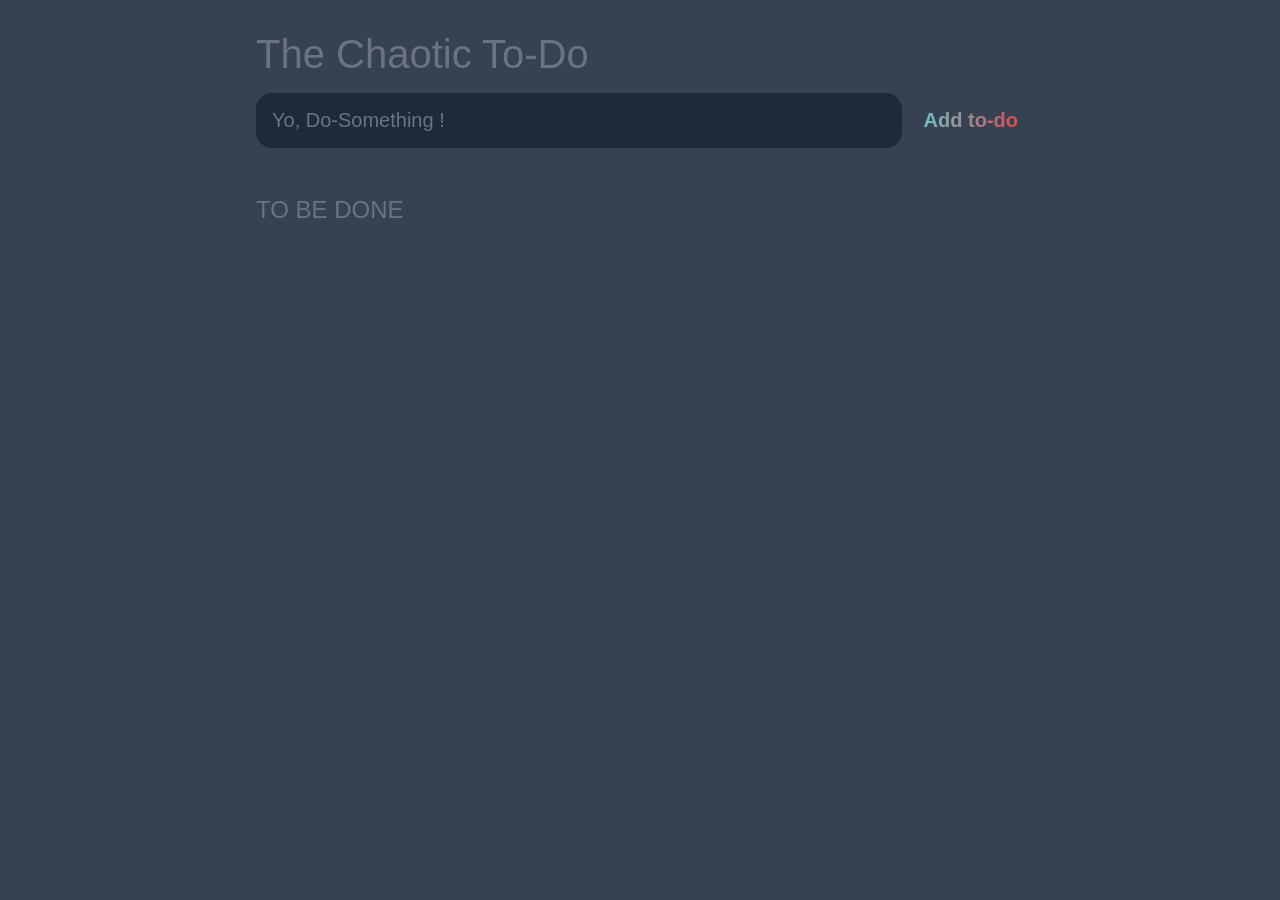
<file: index.html>
<!DOCTYPE html>
<html lang="en">
<head>
	<meta charset="UTF-8">
	<meta http-equiv="X-UA-Compatible" content="IE=edge">
	<meta name="viewport" content="width=device-width, initial-scale=1.0">
	<title>Do-Something</title>

	<link rel="stylesheet" href="main.css" />
</head>
<body>

	<header>
		<h1>The Chaotic To-Do</h1>
		<form id="new-task-form">
			<input
				type="text"
				name="new-task-input"
				id="new-task-input"
				placeholder="Yo, Do-Something !" />
			<input
				type="submit"
				id="new-task-submit"
				value="Add to-do" />
		</form>
	</header>
	<main>
		<section class="task-list">
			<h2>TO BE DONE</h2>

			<div id="tasks">

				<!-- <div class="task">
					<div class="content">
						<input
							type="text"
							class="text"
							value="A new task"
							readonly>
					</div>
					<div class="actions">
						<button class="edit">Edit</button>
						<button class="delete">Delete</button>
					</div>
				</div> -->

			</div>
		</section>
	</main>

	<script src="main.js"></script>
</body>
</html>
</file>
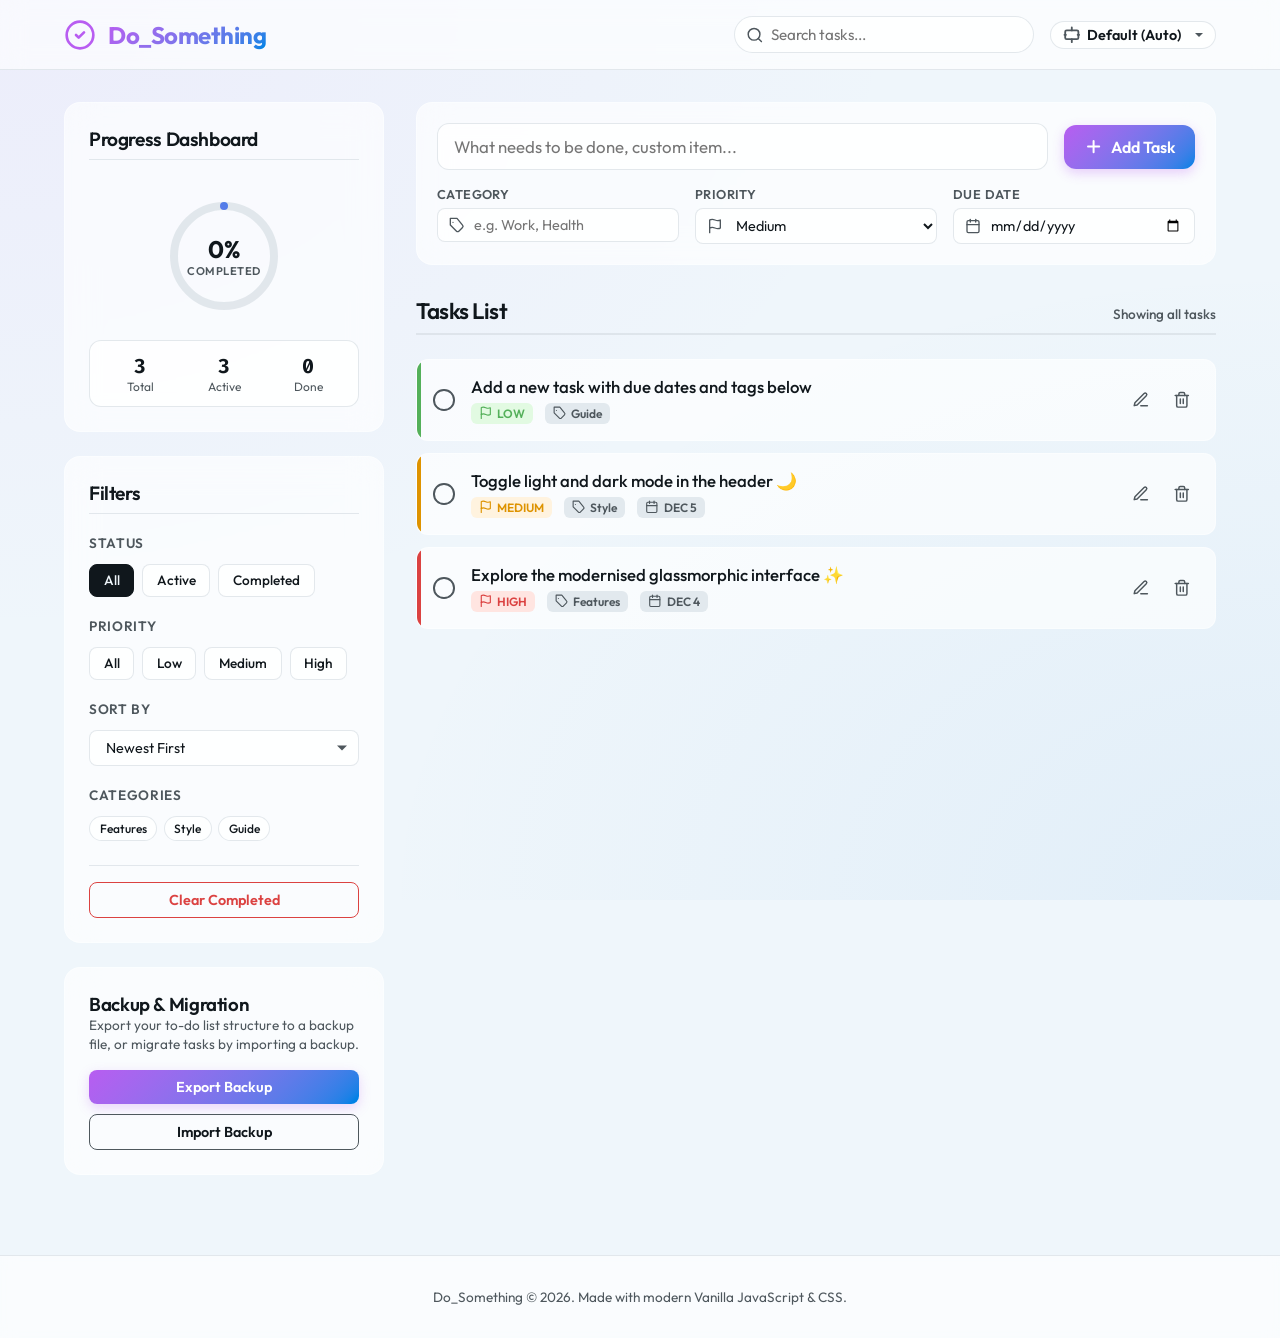
<file: android-app/app/src/main/assets/index.html>
<!DOCTYPE html>
<html lang="en">
<head>
	<meta charset="UTF-8">
	<meta http-equiv="X-UA-Compatible" content="IE=edge">
	<meta name="viewport" content="width=device-width, initial-scale=1.0">
	<title>Do_Something — A Beautifully Chaotic To-Do Manager</title>
	
	<!-- Meta Description for SEO -->
	<meta name="description" content="A premium, glassmorphic task manager to organize your day. Track progress, filter by categories and priorities, and enjoy fluid transitions.">
	
	<!-- Google Fonts -->
	<link rel="preconnect" href="https://fonts.googleapis.com">
	<link rel="preconnect" href="https://fonts.gstatic.com" crossorigin>
	<link href="https://fonts.googleapis.com/css2?family=Fira+Code:wght@400;500&family=Outfit:wght@300;400;500;600;700&display=swap" rel="stylesheet">
	
	<link rel="stylesheet" href="main.css" />

	<!-- Theme FOUC Prevention Script -->
	<script>
		{
			const theme = localStorage.getItem("theme-preference") || 'default';
			if (theme !== 'default') {
				document.documentElement.setAttribute('data-theme', theme);
				if (theme === 'light') {
					document.documentElement.style.colorScheme = 'light';
				} else {
					document.documentElement.style.colorScheme = 'dark';
				}
			}
		}
	</script>
</head>
<body>
	<header class="app-header">
		<div class="header-container">
			<div class="logo-area">
				<svg class="logo-icon" xmlns="http://www.w3.org/2000/svg" viewBox="0 0 24 24" fill="none" stroke="currentColor" stroke-width="2" stroke-linecap="round" stroke-linejoin="round">
					<path d="M12 22c5.523 0 10-4.477 10-10S17.523 2 12 2 2 6.477 2 12s4.477 10 10 10z"/>
					<path d="m9 12 2 2 4-4"/>
				</svg>
				<h1>Do_Something</h1>
			</div>
			
			<div class="header-actions">
				<!-- Search box inside header -->
				<div class="search-wrapper">
					<svg class="search-icon" xmlns="http://www.w3.org/2000/svg" viewBox="0 0 24 24" fill="none" stroke="currentColor" stroke-width="2" stroke-linecap="round" stroke-linejoin="round">
						<circle cx="11" cy="11" r="8"/><path d="m21 21-4.3-4.3"/>
					</svg>
					<input type="text" id="search-tasks" placeholder="Search tasks..." aria-label="Search tasks" />
				</div>
				
				<!-- Theme Selector Dropdown -->
				<div class="theme-select-wrapper">
					<svg class="theme-select-icon" xmlns="http://www.w3.org/2000/svg" viewBox="0 0 24 24" fill="none" stroke="currentColor" stroke-width="2.5" stroke-linecap="round" stroke-linejoin="round">
						<path d="M21 16V8a2 2 0 0 0-2-2H5a2 2 0 0 0-2 2v8a2 2 0 0 0 2 2h14a2 2 0 0 0 2-2z"/>
						<path d="M12 2v4M12 18v4M4 12H2M22 12h-2"/>
					</svg>
					<select id="theme-select" aria-label="Select color theme">
						<option value="default">Default (Auto)</option>
						<option value="light">Light Mode</option>
						<option value="dark">Dark Mode</option>
						<option value="nord">Nord Theme</option>
						<option value="fruvbox">Fruvbox Theme</option>
						<option value="dracula">Dracula Theme</option>
					</select>
				</div>
			</div>
		</div>
	</header>

	<main class="app-layout">
		<!-- Sidebar Stats & Controls Panel -->
		<aside class="sidebar-panel">
			<!-- Statistics Card -->
			<div class="glass-card stats-card">
				<h3>Progress Dashboard</h3>
				<div class="circular-progress-container">
					<svg class="progress-ring" width="120" height="120">
						<circle class="progress-ring-bg" stroke="var(--border-color)" stroke-width="8" fill="transparent" r="50" cx="60" cy="60"/>
						<circle class="progress-ring-bar" id="progress-circle" stroke="url(#progress-gradient)" stroke-width="8" fill="transparent" r="50" cx="60" cy="60"/>
						<defs>
							<linearGradient id="progress-gradient" x1="0%" y1="0%" x2="100%" y2="100%">
								<stop offset="0%" stop-color="var(--gradient-start)"/>
								<stop offset="100%" stop-color="var(--gradient-end)"/>
							</linearGradient>
						</defs>
					</svg>
					<div class="progress-text">
						<span id="completion-percentage">0%</span>
						<small>Completed</small>
					</div>
				</div>
				<div class="stats-grid">
					<div class="stat-item">
						<span class="stat-value" id="stats-total">0</span>
						<span class="stat-label">Total</span>
					</div>
					<div class="stat-item">
						<span class="stat-value" id="stats-active">0</span>
						<span class="stat-label">Active</span>
					</div>
					<div class="stat-item">
						<span class="stat-value" id="stats-completed">0</span>
						<span class="stat-label">Done</span>
					</div>
				</div>
			</div>

			<!-- Filters Panel -->
			<div class="glass-card filters-card">
				<h3>Filters</h3>
				<div class="filter-section">
					<h4>Status</h4>
					<div class="filter-buttons">
						<button class="filter-btn active" data-filter="all">All</button>
						<button class="filter-btn" data-filter="active">Active</button>
						<button class="filter-btn" data-filter="completed">Completed</button>
					</div>
				</div>

				<div class="filter-section">
					<h4>Priority</h4>
					<div class="filter-buttons">
						<button class="filter-btn" data-priority="all">All</button>
						<button class="filter-btn priority-low" data-priority="low">Low</button>
						<button class="filter-btn priority-medium" data-priority="medium">Medium</button>
						<button class="filter-btn priority-high" data-priority="high">High</button>
					</div>
				</div>

				<div class="filter-section">
					<h4>Sort By</h4>
					<div class="custom-select-wrapper">
						<select id="sort-select" class="sort-dropdown" aria-label="Sort tasks">
							<option value="created-desc">Newest First</option>
							<option value="created-asc">Oldest First</option>
							<option value="due-asc">Due Date (Soonest)</option>
							<option value="due-desc">Due Date (Latest)</option>
							<option value="priority-desc">Priority (High to Low)</option>
							<option value="alphabetical-asc">Alphabetical (A-Z)</option>
						</select>
					</div>
				</div>

				<div class="filter-section" id="tags-filter-section">
					<h4>Categories</h4>
					<div class="tags-container" id="category-filter-tags">
						<!-- Dynamic tags list -->
					</div>
				</div>
				
				<div class="bulk-actions-section">
					<button id="clear-completed-btn" class="bulk-action-btn secondary-btn" disabled>
						Clear Completed
					</button>
				</div>
			</div>

			<!-- Backup & Migration Panel -->
			<div class="glass-card backup-card">
				<h3>Backup &amp; Migration</h3>
				<p>Export your to-do list structure to a backup file, or migrate tasks by importing a backup.</p>
				<div class="backup-buttons">
					<button id="export-backup-btn" class="bulk-action-btn backup-btn-primary">
						Export Backup
					</button>
					<button id="import-backup-btn" class="bulk-action-btn secondary-btn">
						Import Backup
					</button>
					<input type="file" id="import-backup-file" accept=".json" class="hidden" />
				</div>
			</div>
		</aside>

		<!-- Main Tasks Management Panel -->
		<section class="tasks-panel">
			<!-- Add Task Form -->
			<div class="glass-card form-card">
				<form id="new-task-form">
					<div class="form-row main-input-row">
						<input
							type="text"
							name="new-task-input"
							id="new-task-input"
							placeholder="What needs to be done, custom item..."
							required />
						<button type="submit" id="new-task-submit" class="submit-btn" aria-label="Add new task">
							<svg xmlns="http://www.w3.org/2000/svg" viewBox="0 0 24 24" fill="none" stroke="currentColor" stroke-width="2.5" stroke-linecap="round" stroke-linejoin="round">
								<path d="M5 12h14M12 5v14"/>
							</svg>
							<span>Add Task</span>
						</button>
					</div>
					
					<div class="form-row meta-input-row">
						<!-- Category Tag Input -->
						<div class="meta-field">
							<label for="new-task-tag">Category</label>
							<div class="input-icon-wrapper">
								<svg class="field-icon" xmlns="http://www.w3.org/2000/svg" viewBox="0 0 24 24" fill="none" stroke="currentColor" stroke-width="2" stroke-linecap="round" stroke-linejoin="round">
									<path d="M12 2H2v10l9.29 9.29c.94.94 2.48.94 3.42 0l5.58-5.58c.94-.94.94-2.48 0-3.42L12 2Z"/><path d="M6 8h.01"/>
								</svg>
								<input type="text" id="new-task-tag" placeholder="e.g. Work, Health" maxlength="15" />
							</div>
						</div>
						
						<!-- Priority Selector -->
						<div class="meta-field">
							<label for="new-task-priority">Priority</label>
							<div class="input-icon-wrapper">
								<svg class="field-icon" xmlns="http://www.w3.org/2000/svg" viewBox="0 0 24 24" fill="none" stroke="currentColor" stroke-width="2" stroke-linecap="round" stroke-linejoin="round">
									<path d="M4 15s1-1 4-1 5 2 8 2 4-1 4-1V3s-1 1-4 1-5-2-8-2-4 1-4 1z"/><line x1="4" x2="4" y1="22" y2="15"/>
								</svg>
								<select id="new-task-priority">
									<option value="low">Low</option>
									<option value="medium" selected>Medium</option>
									<option value="high">High</option>
								</select>
							</div>
						</div>

						<!-- Due Date Picker -->
						<div class="meta-field">
							<label for="new-task-due">Due Date</label>
							<div class="input-icon-wrapper">
								<svg class="field-icon" xmlns="http://www.w3.org/2000/svg" viewBox="0 0 24 24" fill="none" stroke="currentColor" stroke-width="2" stroke-linecap="round" stroke-linejoin="round">
									<rect width="18" height="18" x="3" y="4" rx="2" ry="2"/><line x1="16" x2="16" y1="2" y2="6"/><line x1="8" x2="8" y1="2" y2="6"/><line x1="3" x2="21" y1="10" y2="10"/>
								</svg>
								<input type="date" id="new-task-due" />
							</div>
						</div>
					</div>
				</form>
			</div>

			<!-- Tasks Container Header -->
			<div class="tasks-list-header">
				<h2>Tasks List</h2>
				<span class="active-filters-info" id="active-filters-summary">Showing all tasks</span>
			</div>

			<!-- Dynamic Tasks List -->
			<div id="tasks" class="tasks-container">
				<!-- Tasks will be injected here via JavaScript -->
			</div>

			<!-- Empty State template -->
			<div id="tasks-empty-state" class="empty-state hidden">
				<div class="empty-icon-wrapper">
					<svg xmlns="http://www.w3.org/2000/svg" viewBox="0 0 24 24" fill="none" stroke="currentColor" stroke-width="1.5" stroke-linecap="round" stroke-linejoin="round">
						<path d="M13 2H6a2 2 0 0 0-2 2v16a2 2 0 0 0 2 2h12a2 2 0 0 0 2-2V9z"/><path d="M13 2v7h7"/><path d="m9 15 2 2 4-4"/>
					</svg>
				</div>
				<h3>You are all caught up!</h3>
				<p>Add a task or change your filters to see tasks here.</p>
			</div>
		</section>
	</main>

	<footer class="app-footer">
		<div class="footer-content">
			<p>Do_Something &copy; 2026. Made with modern Vanilla JavaScript &amp; CSS.</p>
		</div>
	</footer>

	<script src="main.js"></script>
</body>
</html>
</file>
<file: main.css>
:root {
	--dark: #374151;
	--darker: #1F2937;
	--darkest: #111827;
	--grey: #6B7280;
	--pink: #66c7cc;
	--purple: #de4646;
	--light: #81a2be;
}

* {
	margin: 0;
	box-sizing: border-box;
	font-family: "Fira sans", sans-serif;
}

body {
	display: flex;
	flex-direction: column;
	min-height: 100vh;
	color: #FFF;
	background-color: var(--dark);
}

header {
	padding: 2rem 1rem;
	max-width: 800px;
	width: 100%;
	margin: 0 auto;
}

header h1{ 
	font-size: 2.5rem;
	font-weight: 300;
	color: var(--grey);
	margin-bottom: 1rem;
}

#new-task-form {
	display: flex;;
}

input, button {
	appearance: none;
	border: none;
	outline: none;
	background: none;
}

#new-task-input {
	flex: 1 1 0%;
	background-color: var(--darker);
	padding: 1rem;
	border-radius: 1rem;
	margin-right: 1rem;
	color: var(--light);
	font-size: 1.25rem;
}

#new-task-input::placeholder {
	color: var(--grey);
}

#new-task-submit {
	color: var(--pink);
	font-size: 1.25rem;
	font-weight: 700;
	background-image: linear-gradient(to right, var(--pink), var(--purple));
	-webkit-background-clip: text;
	-webkit-text-fill-color: transparent;
	cursor: pointer;
	transition: 0.4s;
}

#new-task-submit:hover {
	opacity: 0.8;
}

#new-task-submit:active {
	opacity: 0.6;
}

main {
	flex: 1 1 0%;
	max-width: 800px;
	width: 100%;
	margin: 0 auto;
}

.task-list {
	padding: 1rem;
}

.task-list h2 {
	font-size: 1.5rem;
	font-weight: 300;
	color: var(--grey);
	margin-bottom: 1rem;
}

#tasks .task {
	display: flex;
	justify-content: space-between;
	background-color: var(--darkest);
	padding: 1rem;
	border-radius: 1rem;
	margin-bottom: 1rem;
}

.task .content { 
	flex: 1 1 0%;
}

.task .content .text {
	color: var(--light);
	font-size: 1.125rem;
	width: 100%;
	display: block;
	transition: 0.4s;
}

.task .content .text:not(:read-only) {
	color: var(--pink);
}

.task .actions {
	display: flex;
	margin: 0 -0.5rem;
}

.task .actions button {
	cursor: pointer;
	margin: 0 0.5rem;
	font-size: 1.125rem;
	font-weight: 700;
	text-transform: uppercase;
	transition: 0.4s;
}

.task .actions button:hover {
	opacity: 0.8;
}

.task .actions button:active {
	opacity: 0.6;
}

.task .actions .edit {
	background-image: linear-gradient(to right, var(--pink), var(--purple));
	-webkit-background-clip: text;
	-webkit-text-fill-color: transparent;
}

.task .actions .delete {
	color: crimson;
}
</file>
<file: android-app/app/src/main/assets/main.css>
/* Design System & Tokens */
:root {
	color-scheme: light dark;
	
	/* Brand Color Palette (OKLCH color space) */
	--hue: 240;
	--primary-hue: 310; /* Magenta-pink accent */
	--secondary-hue: 250; /* Blue-purple accent */
	
	/* Semantic Colors via light-dark() */
	--bg-color: light-dark(oklch(0.97 0.01 var(--hue)), oklch(0.08 0.015 var(--hue)));
	--text-color: light-dark(oklch(0.2 0.015 var(--hue)), oklch(0.94 0.01 var(--hue)));
	--text-muted: light-dark(oklch(0.45 0.015 var(--hue)), oklch(0.65 0.015 var(--hue)));
	
	--border-color: light-dark(oklch(0.9 0.01 var(--hue) / 0.7), oklch(0.22 0.02 var(--hue) / 0.5));
	--glass-bg: light-dark(oklch(1 0 0 / 0.65), oklch(0.12 0.015 var(--hue) / 0.55));
	--glass-card-border: light-dark(oklch(1 0 0 / 0.5), oklch(1 0 0 / 0.05));
	
	--card-shadow: light-dark(
		0 8px 32px 0 oklch(0.15 0.02 var(--hue) / 0.06),
		0 1px 2px 0 oklch(0.15 0.02 var(--hue) / 0.04)
	);
	--shadow-hover: light-dark(
		0 12px 40px 0 oklch(0.15 0.02 var(--hue) / 0.12),
		0 2px 8px 0 oklch(0.15 0.02 var(--hue) / 0.08)
	);
	
	/* Gradient Accents */
	--gradient-start: oklch(0.65 0.22 var(--primary-hue));
	--gradient-end: oklch(0.6 0.18 var(--secondary-hue));
	--accent-gradient: linear-gradient(135deg, var(--gradient-start), var(--gradient-end));
	
	/* Priorities colors */
	--low-color: oklch(0.68 0.15 145); /* Emerald Green */
	--low-bg: light-dark(oklch(0.96 0.04 145), oklch(0.15 0.03 145 / 0.25));
	
	--medium-color: oklch(0.72 0.16 75); /* Amber Gold */
	--medium-bg: light-dark(oklch(0.97 0.03 75), oklch(0.16 0.03 75 / 0.25));
	
	--high-color: oklch(0.6 0.19 25); /* Coral Red */
	--high-bg: light-dark(oklch(0.95 0.04 25), oklch(0.16 0.03 25 / 0.25));

	/* Input field backgrounds */
	--input-bg: light-dark(oklch(1 0 0 / 0.8), oklch(0.15 0.015 var(--hue) / 0.8));
	--input-focus-border: oklch(0.65 0.22 var(--primary-hue) / 0.6);

	/* Scrollbars */
	--scrollbar-thumb: light-dark(oklch(0.8 0.01 var(--hue)), oklch(0.25 0.01 var(--hue)));
	--scrollbar-track: transparent;
}

/* Theme Attribute Overrides */
html[data-theme="light"] {
	color-scheme: light;
}
html[data-theme="dark"] {
	color-scheme: dark;
}

/* Nord Theme (Frosty Arctic) */
html[data-theme="nord"] {
	color-scheme: dark;
	--bg-color: oklch(0.24 0.03 240); /* Polar Night */
	--text-color: oklch(0.92 0.01 240); /* Snow Storm */
	--text-muted: oklch(0.75 0.02 240); /* Ice Gray */
	--border-color: oklch(0.35 0.03 240 / 0.5);
	--glass-bg: oklch(0.28 0.03 240 / 0.7);
	--glass-card-border: oklch(1 0 0 / 0.05);
	--gradient-start: oklch(0.78 0.1 200); /* Frost Blue */
	--gradient-end: oklch(0.7 0.12 220); /* Deep Ice */
	--accent-gradient: linear-gradient(135deg, var(--gradient-start), var(--gradient-end));
	--input-bg: oklch(0.25 0.03 240 / 0.85);
	--input-focus-border: oklch(0.78 0.1 200 / 0.6);
	--scrollbar-thumb: oklch(0.38 0.03 240);
	--low-color: oklch(0.76 0.12 145); /* Aurora Green */
	--medium-color: oklch(0.79 0.14 75); /* Aurora Yellow */
	--high-color: oklch(0.65 0.16 25); /* Aurora Red */
	--low-bg: oklch(0.76 0.12 145 / 0.2);
	--medium-bg: oklch(0.79 0.14 75 / 0.2);
	--high-bg: oklch(0.65 0.16 25 / 0.2);
}

/* Fruvbox Theme (Warm retro) */
html[data-theme="fruvbox"] {
	color-scheme: dark;
	--bg-color: oklch(0.2 0.015 65); /* Retro Dark */
	--text-color: oklch(0.92 0.03 75); /* Retro Cream */
	--text-muted: oklch(0.75 0.03 70); /* Soft Brown */
	--border-color: oklch(0.32 0.02 65 / 0.6);
	--glass-bg: oklch(0.24 0.02 65 / 0.7);
	--glass-card-border: oklch(1 0 0 / 0.05);
	--gradient-start: oklch(0.78 0.17 60); /* Retro Yellow */
	--gradient-end: oklch(0.68 0.22 45); /* Retro Orange */
	--accent-gradient: linear-gradient(135deg, var(--gradient-start), var(--gradient-end));
	--input-bg: oklch(0.22 0.02 65 / 0.85);
	--input-focus-border: oklch(0.78 0.17 60 / 0.6);
	--scrollbar-thumb: oklch(0.35 0.02 65);
	--low-color: oklch(0.74 0.14 125); /* Retro Green */
	--medium-color: oklch(0.72 0.15 80); /* Retro Amber */
	--high-color: oklch(0.6 0.18 35); /* Retro Red */
	--low-bg: oklch(0.74 0.14 125 / 0.2);
	--medium-bg: oklch(0.72 0.15 80 / 0.2);
	--high-bg: oklch(0.6 0.18 35 / 0.2);
}

/* Dracula Theme (Vampire Dark) */
html[data-theme="dracula"] {
	color-scheme: dark;
	--bg-color: oklch(0.2 0.025 270); /* Vampire Dark */
	--text-color: oklch(0.96 0.01 270); /* Vampire White */
	--text-muted: oklch(0.68 0.04 265); /* Purple Comment */
	--border-color: oklch(0.32 0.03 270 / 0.6);
	--glass-bg: oklch(0.24 0.03 270 / 0.75); /* Dracula selection bg */
	--glass-card-border: oklch(1 0 0 / 0.05);
	--gradient-start: oklch(0.7 0.23 335); /* Dracula Pink */
	--gradient-end: oklch(0.64 0.2 300); /* Dracula Purple */
	--accent-gradient: linear-gradient(135deg, var(--gradient-start), var(--gradient-end));
	--input-bg: oklch(0.22 0.025 270 / 0.85);
	--input-focus-border: oklch(0.64 0.2 300 / 0.6);
	--scrollbar-thumb: oklch(0.35 0.03 270);
	--low-color: oklch(0.86 0.18 140); /* Dracula Green */
	--medium-color: oklch(0.78 0.19 65); /* Dracula Orange */
	--high-color: oklch(0.67 0.21 25); /* Dracula Red */
	--low-bg: oklch(0.86 0.18 140 / 0.25);
	--medium-bg: oklch(0.78 0.19 65 / 0.25);
	--high-bg: oklch(0.67 0.21 25 / 0.25);
}

/* Reset & Base Styles */
*, *::before, *::after {
	margin: 0;
	padding: 0;
	box-sizing: border-box;
	font-family: 'Outfit', sans-serif;
	transition: background-color 0.3s ease, border-color 0.3s ease;
}

html, body {
	overflow-x: hidden;
	width: 100%;
	max-width: 100vw;
}

body {
	background-color: var(--bg-color);
	color: var(--text-color);
	min-height: 100vh;
	display: flex;
	flex-direction: column;
	width: 100%;
	max-width: 100vw;
	background-image: 
		radial-gradient(at 0% 0%, oklch(0.7 0.2 var(--primary-hue) / 0.07) 0px, transparent 50%),
		radial-gradient(at 100% 100%, oklch(0.6 0.15 var(--secondary-hue) / 0.07) 0px, transparent 50%);
	background-attachment: fixed;
	scrollbar-color: var(--scrollbar-thumb) var(--scrollbar-track);
	scrollbar-width: thin;
}

/* Custom Webkit scrollbar for older/webkit engines wrapped in feature queries */
@supports not (scrollbar-color: auto) {
	body::-webkit-scrollbar {
		width: 8px;
		height: 8px;
	}
	body::-webkit-scrollbar-track {
		background: var(--scrollbar-track);
	}
	body::-webkit-scrollbar-thumb {
		background: var(--scrollbar-thumb);
		border-radius: 4px;
	}
}

h1, h2, h3, h4 {
	font-weight: 600;
	letter-spacing: -0.02em;
}

input, button, select, textarea {
	font-family: inherit;
	color: inherit;
	font-size: 1rem;
	border: none;
	outline: none;
	background: none;
}

/* Glassmorphism utility */
.glass-card {
	background: var(--glass-bg);
	backdrop-filter: blur(16px);
	-webkit-backdrop-filter: blur(16px);
	border: 1px solid var(--glass-card-border);
	border-radius: 16px;
	box-shadow: var(--card-shadow);
	padding: 1.5rem;
	transition: box-shadow 0.3s ease, transform 0.3s ease;
}

.glass-card:hover {
	box-shadow: var(--shadow-hover);
}

/* App Header Styling */
.app-header {
	border-bottom: 1px solid var(--border-color);
	background: var(--glass-bg);
	backdrop-filter: blur(12px);
	-webkit-backdrop-filter: blur(12px);
	position: sticky;
	top: 0;
	z-index: 100;
}

.header-container {
	max-width: 1200px;
	margin: 0 auto;
	padding: 1rem 1.5rem;
	display: flex;
	justify-content: space-between;
	align-items: center;
	gap: 1.5rem;
}

.logo-area {
	display: flex;
	align-items: center;
	gap: 0.75rem;
}

.logo-icon {
	width: 2rem;
	height: 2rem;
	color: oklch(0.65 0.22 var(--primary-hue));
}

.logo-area h1 {
	font-size: 1.5rem;
	font-weight: 700;
	background: var(--accent-gradient);
	-webkit-background-clip: text;
	-webkit-text-fill-color: transparent;
}

.header-actions {
	display: flex;
	align-items: center;
	gap: 1rem;
	flex: 1;
	max-width: 500px;
	justify-content: flex-end;
}

.search-wrapper {
	position: relative;
	width: 100%;
	max-width: 300px;
}

.search-icon {
	position: absolute;
	left: 0.75rem;
	top: 50%;
	transform: translateY(-50%);
	width: 1.1rem;
	height: 1.1rem;
	color: var(--text-muted);
	pointer-events: none;
}

#search-tasks {
	width: 100%;
	background: var(--input-bg);
	border: 1px solid var(--border-color);
	border-radius: 50px;
	padding: 0.5rem 1rem 0.5rem 2.25rem;
	font-size: 0.95rem;
	transition: all 0.2s ease;
}

#search-tasks:focus {
	border-color: var(--input-focus-border);
	box-shadow: 0 0 0 3px oklch(0.65 0.22 var(--primary-hue) / 0.15);
	background: var(--glass-bg);
}

.theme-select-wrapper {
	position: relative;
	background: var(--input-bg);
	border: 1px solid var(--border-color);
	border-radius: 50px;
	padding: 0.25rem 0.5rem 0.25rem 2.25rem;
	display: flex;
	align-items: center;
	transition: all 0.2s ease;
	cursor: pointer;
}

.theme-select-wrapper:hover {
	border-color: var(--text-muted);
}

.theme-select-icon {
	position: absolute;
	left: 0.75rem;
	width: 1.1rem;
	height: 1.1rem;
	color: var(--text-muted);
	pointer-events: none;
}

#theme-select {
	background: transparent;
	border: none;
	outline: none;
	cursor: pointer;
	font-size: 0.9rem;
	font-weight: 600;
	color: var(--text-color);
	padding-right: 1.25rem;
	appearance: none;
	width: 120px;
}

.theme-select-wrapper::after {
	content: '';
	position: absolute;
	right: 0.75rem;
	border-left: 4px solid transparent;
	border-right: 4px solid transparent;
	border-top: 4px solid var(--text-muted);
	pointer-events: none;
}

/* Core Layout */
.app-layout {
	max-width: 1200px;
	width: 100%;
	margin: 2rem auto;
	padding: 0 1.5rem;
	display: grid;
	grid-template-columns: 320px 1fr;
	gap: 2rem;
	flex: 1 0 auto;
}

/* Sidebar Styling */
.sidebar-panel {
	display: flex;
	flex-direction: column;
	gap: 1.5rem;
}

/* Stats Card & Circular Progress */
.stats-card {
	display: flex;
	flex-direction: column;
	align-items: center;
	text-align: center;
}

.stats-card h3 {
	width: 100%;
	text-align: left;
	font-size: 1.2rem;
	color: var(--text-color);
	margin-bottom: 1.25rem;
	border-bottom: 1px solid var(--border-color);
	padding-bottom: 0.5rem;
}

.circular-progress-container {
	position: relative;
	width: 120px;
	height: 120px;
	margin: 1rem 0 1.5rem;
}

.progress-ring {
	transform: rotate(-90deg);
}

.progress-ring-bar {
	stroke-dasharray: 314.16;
	stroke-dashoffset: 314.16;
	transition: stroke-dashoffset 0.6s cubic-bezier(0.4, 0, 0.2, 1);
	stroke-linecap: round;
}

.progress-text {
	position: absolute;
	top: 50%;
	left: 50%;
	transform: translate(-50%, -50%);
	display: flex;
	flex-direction: column;
	align-items: center;
}

#completion-percentage {
	font-size: 1.5rem;
	font-weight: 700;
	color: var(--text-color);
}

.progress-text small {
	font-size: 0.7rem;
	color: var(--text-muted);
	text-transform: uppercase;
	letter-spacing: 0.05em;
	font-weight: 600;
}

.stats-grid {
	display: grid;
	grid-template-columns: repeat(3, 1fr);
	width: 100%;
	gap: 0.5rem;
	background: var(--input-bg);
	border-radius: 12px;
	padding: 0.75rem;
	border: 1px solid var(--border-color);
}

.stat-item {
	display: flex;
	flex-direction: column;
}

.stat-value {
	font-size: 1.25rem;
	font-weight: 700;
	font-family: 'Fira Code', monospace;
}

.stat-label {
	font-size: 0.75rem;
	color: var(--text-muted);
}

/* Filters Card */
.filters-card h3 {
	font-size: 1.2rem;
	margin-bottom: 1.25rem;
	border-bottom: 1px solid var(--border-color);
	padding-bottom: 0.5rem;
}

.filter-section {
	margin-bottom: 1.25rem;
}

.filter-section h4 {
	font-size: 0.85rem;
	color: var(--text-muted);
	text-transform: uppercase;
	margin-bottom: 0.75rem;
	letter-spacing: 0.05em;
}

.filter-buttons {
	display: flex;
	flex-wrap: wrap;
	gap: 0.5rem;
}

.filter-btn {
	padding: 0.4rem 0.85rem;
	border-radius: 8px;
	font-size: 0.85rem;
	font-weight: 500;
	background: var(--input-bg);
	border: 1px solid var(--border-color);
	cursor: pointer;
	transition: all 0.2s ease;
}

.filter-btn:hover {
	border-color: var(--text-muted);
}

.filter-btn.active {
	background: var(--text-color);
	color: var(--bg-color);
	border-color: var(--text-color);
}

/* Priority filters hover colors */
.filter-btn.priority-low:hover, .filter-btn.priority-low.active {
	border-color: var(--low-color);
}
.filter-btn.priority-low.active {
	background: var(--low-bg);
	color: var(--low-color);
}

.filter-btn.priority-medium:hover, .filter-btn.priority-medium.active {
	border-color: var(--medium-color);
}
.filter-btn.priority-medium.active {
	background: var(--medium-bg);
	color: var(--medium-color);
}

.filter-btn.priority-high:hover, .filter-btn.priority-high.active {
	border-color: var(--high-color);
}
.filter-btn.priority-high.active {
	background: var(--high-bg);
	color: var(--high-color);
}

/* Custom Select Styling */
.custom-select-wrapper {
	position: relative;
	width: 100%;
}

.sort-dropdown {
	width: 100%;
	padding: 0.5rem 1rem;
	border-radius: 8px;
	background: var(--input-bg);
	border: 1px solid var(--border-color);
	appearance: none;
	cursor: pointer;
	font-size: 0.9rem;
}

.custom-select-wrapper::after {
	content: '';
	position: absolute;
	right: 0.75rem;
	top: 50%;
	transform: translateY(-50%);
	border-left: 5px solid transparent;
	border-right: 5px solid transparent;
	border-top: 5px solid var(--text-muted);
	pointer-events: none;
}

/* Dynamic Tags Filter */
.tags-container {
	display: flex;
	flex-wrap: wrap;
	gap: 0.4rem;
}

.tag-badge {
	font-size: 0.75rem;
	padding: 0.25rem 0.6rem;
	border-radius: 50px;
	background: var(--input-bg);
	border: 1px solid var(--border-color);
	cursor: pointer;
	font-weight: 500;
	transition: all 0.2s ease;
}

.tag-badge:hover {
	border-color: var(--text-muted);
}

.tag-badge.active {
	background: var(--accent-gradient);
	color: white;
	border-color: transparent;
}

.bulk-actions-section {
	margin-top: 1.5rem;
	padding-top: 1rem;
	border-top: 1px solid var(--border-color);
}

.bulk-action-btn {
	width: 100%;
	padding: 0.5rem;
	border-radius: 8px;
	cursor: pointer;
	font-weight: 600;
	font-size: 0.9rem;
	text-align: center;
	transition: all 0.2s ease;
}

.bulk-action-btn.secondary-btn {
	background: transparent;
	border: 1px solid var(--high-color);
	color: var(--high-color);
}

.bulk-action-btn.secondary-btn:hover:not(:disabled) {
	background: var(--high-bg);
}

}

/* Backup Card Styling */
.backup-card h3 {
	font-size: 1.2rem;
	margin-bottom: 0.75rem;
	border-bottom: 1px solid var(--border-color);
	padding-bottom: 0.5rem;
}

.backup-card p {
	font-size: 0.85rem;
	color: var(--text-muted);
	line-height: 1.4;
	margin-bottom: 1rem;
}

.backup-buttons {
	display: flex;
	flex-direction: column;
	gap: 0.65rem;
}

.backup-btn-primary {
	background: var(--accent-gradient);
	color: white;
	box-shadow: 0 4px 12px oklch(0.65 0.22 var(--primary-hue) / 0.25);
}

.backup-btn-primary:hover {
	transform: translateY(-1px);
	box-shadow: 0 6px 16px oklch(0.65 0.22 var(--primary-hue) / 0.35);
}

.backup-card .secondary-btn {
	border-color: var(--text-muted);
	color: var(--text-color);
}

.backup-card .secondary-btn:hover {
	background: var(--input-bg);
	border-color: var(--text-color);
}

/* Tasks Panel & Forms */
.tasks-panel {
	display: flex;
	flex-direction: column;
	gap: 1.5rem;
}

.form-card {
	padding: 1.25rem;
}

#new-task-form {
	display: flex;
	flex-direction: column;
	gap: 1rem;
}

.form-row {
	display: flex;
	gap: 1rem;
}

.main-input-row {
	align-items: center;
}

#new-task-input {
	flex: 1;
	background: var(--input-bg);
	border: 1px solid var(--border-color);
	border-radius: 12px;
	padding: 0.75rem 1rem;
	font-size: 1.05rem;
	transition: all 0.2s ease;
}

#new-task-input:focus {
	border-color: var(--input-focus-border);
	box-shadow: 0 0 0 3px oklch(0.65 0.22 var(--primary-hue) / 0.15);
	background: var(--glass-bg);
}

.submit-btn {
	background: var(--accent-gradient);
	color: white;
	padding: 0.75rem 1.25rem;
	border-radius: 12px;
	font-weight: 600;
	cursor: pointer;
	display: flex;
	align-items: center;
	gap: 0.5rem;
	box-shadow: 0 4px 12px oklch(0.65 0.22 var(--primary-hue) / 0.3);
	transition: all 0.2s ease;
}

.submit-btn:hover {
	transform: translateY(-1px);
	box-shadow: 0 6px 16px oklch(0.65 0.22 var(--primary-hue) / 0.4);
}

.submit-btn:active {
	transform: translateY(1px);
}

.submit-btn svg {
	width: 1.2rem;
	height: 1.2rem;
}

.meta-input-row {
	flex-wrap: wrap;
}

.meta-field {
	flex: 1 1 200px;
	display: flex;
	flex-direction: column;
	gap: 0.35rem;
}

.meta-field label {
	font-size: 0.8rem;
	font-weight: 600;
	color: var(--text-muted);
	text-transform: uppercase;
	letter-spacing: 0.03em;
}

.input-icon-wrapper {
	position: relative;
	width: 100%;
}

.field-icon {
	position: absolute;
	left: 0.75rem;
	top: 50%;
	transform: translateY(-50%);
	width: 1rem;
	height: 1rem;
	color: var(--text-muted);
	pointer-events: none;
}

.meta-field input, .meta-field select {
	width: 100%;
	background: var(--input-bg);
	border: 1px solid var(--border-color);
	border-radius: 8px;
	padding: 0.45rem 0.75rem 0.45rem 2.25rem;
	font-size: 0.9rem;
	transition: all 0.2s ease;
}

.meta-field input:focus, .meta-field select:focus {
	border-color: var(--input-focus-border);
}

/* Tasks List Container Header */
.tasks-list-header {
	display: flex;
	justify-content: space-between;
	align-items: baseline;
	border-bottom: 2px solid var(--border-color);
	padding-bottom: 0.5rem;
	margin-top: 0.5rem;
}

.tasks-list-header h2 {
	font-size: 1.4rem;
	color: var(--text-color);
}

.active-filters-info {
	font-size: 0.85rem;
	color: var(--text-muted);
	font-weight: 500;
}

/* Tasks List & Individual Task Style */
.tasks-container {
	display: flex;
	flex-direction: column;
	gap: 0.75rem;
}

/* Task Item */
.task {
	display: flex;
	align-items: center;
	gap: 1rem;
	background: var(--glass-bg);
	border: 1px solid var(--glass-card-border);
	padding: 1rem;
	border-radius: 12px;
	box-shadow: var(--card-shadow);
	transition: all 0.3s cubic-bezier(0.4, 0, 0.2, 1);
	position: relative;
	overflow: hidden;
}

/* Entrance styling (starting-style for smooth animations) */
@starting-style {
	.task {
		opacity: 0;
		transform: translateY(15px);
	}
}

.task:hover {
	transform: translateX(4px);
	box-shadow: var(--shadow-hover);
	border-color: var(--border-color);
}

/* Task Completion / Strikethrough Effect */
.task.completed {
	opacity: 0.65;
}

.task.completed .task-title {
	text-decoration: line-through;
	color: var(--text-muted);
}

/* Left Accent Indicator Border for Priority */
.task::before {
	content: '';
	position: absolute;
	left: 0;
	top: 0;
	bottom: 0;
	width: 4px;
	border-radius: 4px 0 0 4px;
}

.task.priority-low::before { background-color: var(--low-color); }
.task.priority-medium::before { background-color: var(--medium-color); }
.task.priority-high::before { background-color: var(--high-color); }

/* Custom Checkbox Toggle Button */
.task-checkbox-wrapper {
	display: flex;
	align-items: center;
	justify-content: center;
}

.task-checkbox {
	width: 1.35rem;
	height: 1.35rem;
	border-radius: 50%;
	border: 2px solid var(--text-muted);
	cursor: pointer;
	display: flex;
	align-items: center;
	justify-content: center;
	transition: all 0.2s ease;
	background: transparent;
	color: transparent;
}

.task-checkbox:hover {
	border-color: var(--gradient-start);
	background: oklch(0.65 0.22 var(--primary-hue) / 0.05);
}

.task-checkbox svg {
	width: 0.85rem;
	height: 0.85rem;
	stroke-width: 3.5;
}

.task.completed .task-checkbox {
	background: var(--accent-gradient);
	border-color: transparent;
	color: white;
}

/* Task Content & Typography */
.task-content {
	flex: 1;
	display: flex;
	flex-direction: column;
	gap: 0.35rem;
	min-width: 0;
}

.task-title-wrapper {
	width: 100%;
	min-width: 0;
}

.task-title {
	width: 100%;
	min-width: 0;
	font-size: 1.05rem;
	font-weight: 500;
	color: var(--text-color);
	border: none;
	background: transparent;
	outline: none;
	padding: 0;
	resize: none;
	display: block;
}

/* Editing active mode */
.task-title:not(:read-only) {
	background: var(--input-bg);
	border: 1px solid var(--border-color);
	border-radius: 6px;
	padding: 0.2rem 0.5rem;
	color: var(--gradient-start);
}

.task-meta {
	display: flex;
	flex-wrap: wrap;
	align-items: center;
	gap: 0.75rem;
}

/* Metadata Badges */
.meta-badge {
	display: flex;
	align-items: center;
	gap: 0.3rem;
	font-size: 0.75rem;
	font-weight: 600;
	padding: 0.2rem 0.5rem;
	border-radius: 6px;
	text-transform: uppercase;
}

.meta-badge svg {
	width: 0.85rem;
	height: 0.85rem;
}

.badge-priority-low {
	background: var(--low-bg);
	color: var(--low-color);
}

.badge-priority-medium {
	background: var(--medium-bg);
	color: var(--medium-color);
}

.badge-priority-high {
	background: var(--high-bg);
	color: var(--high-color);
	animation: pulse 2s infinite ease-in-out;
}

@keyframes pulse {
	0%, 100% { opacity: 1; }
	50% { opacity: 0.8; }
}

.badge-category {
	background: light-dark(oklch(0.93 0.01 var(--hue)), oklch(0.18 0.015 var(--hue)));
	color: var(--text-muted);
	text-transform: none;
}

.badge-due-date {
	background: light-dark(oklch(0.93 0.01 var(--hue)), oklch(0.18 0.015 var(--hue)));
	color: var(--text-muted);
}

/* Due Date alert state (overdue or due today) */
.badge-due-date.overdue {
	background: var(--high-bg);
	color: var(--high-color);
}

/* Task Actions (Edit, Delete, Save) */
.task-actions {
	display: flex;
	align-items: center;
	gap: 0.35rem;
}

.action-btn {
	width: 2.2rem;
	height: 2.2rem;
	border-radius: 8px;
	display: flex;
	align-items: center;
	justify-content: center;
	cursor: pointer;
	color: var(--text-muted);
	border: 1px solid transparent;
	transition: all 0.2s ease;
}

.action-btn:hover {
	background: var(--input-bg);
	border-color: var(--border-color);
	color: var(--text-color);
}

.action-btn.edit-btn:hover {
	color: oklch(0.65 0.22 var(--primary-hue));
}

.action-btn.delete-btn:hover {
	color: var(--high-color);
	background-color: var(--high-bg);
	border-color: oklch(0.6 0.19 25 / 0.2);
}

.action-btn svg {
	width: 1.1rem;
	height: 1.1rem;
}

/* Empty State Styling */
.empty-state {
	display: flex;
	flex-direction: column;
	align-items: center;
	text-align: center;
	padding: 3rem 1.5rem;
	background: var(--glass-bg);
	border: 1px dashed var(--border-color);
	border-radius: 16px;
	margin-top: 1rem;
}

.empty-icon-wrapper {
	width: 4rem;
	height: 4rem;
	border-radius: 50%;
	background: var(--input-bg);
	display: flex;
	align-items: center;
	justify-content: center;
	color: var(--text-muted);
	margin-bottom: 1rem;
}

.empty-icon-wrapper svg {
	width: 2rem;
	height: 2rem;
}

.empty-state h3 {
	font-size: 1.25rem;
	font-weight: 600;
	margin-bottom: 0.35rem;
}

.empty-state p {
	font-size: 0.9rem;
	color: var(--text-muted);
	max-width: 280px;
}

.hidden {
	display: none !important;
}

/* Footer Styling */
.app-footer {
	text-align: center;
	padding: 2rem 1.5rem;
	font-size: 0.85rem;
	color: var(--text-muted);
	border-top: 1px solid var(--border-color);
	margin-top: 3rem;
	background: var(--glass-bg);
	backdrop-filter: blur(8px);
	-webkit-backdrop-filter: blur(8px);
	flex-shrink: 0;
}

/* Responsive Grid Adapting */
@media (max-width: 900px) {
	.app-layout {
		grid-template-columns: 1fr;
		gap: 1.5rem;
		margin: 1rem auto;
	}
	
	.sidebar-panel {
		order: 2; /* Put dashboard below tasks input/list on mobile */
	}
	
	.tasks-panel {
		order: 1;
	}
}

@media (max-width: 600px) {
	.header-container {
		padding: 0.5rem 0.75rem;
		flex-direction: column;
		align-items: stretch;
		gap: 0.5rem;
	}
	
	.logo-area h1 {
		font-size: 1.25rem;
	}
	
	.logo-icon {
		width: 1.6rem;
		height: 1.6rem;
	}
	
	.header-actions {
		justify-content: space-between;
		max-width: none;
		gap: 0.5rem;
	}
	
	.search-wrapper {
		max-width: none;
		flex: 1;
	}
	
	.meta-input-row {
		flex-direction: column;
		gap: 0.75rem;
	}
	
	.meta-field {
		flex: 1 1 auto;
	}
	
	.main-input-row {
		flex-wrap: wrap;
		gap: 0.75rem;
	}
	
	#new-task-input {
		width: 100%;
		flex: 1 1 auto;
	}
	
	.submit-btn {
		width: 100%;
		justify-content: center;
	}
	
	.app-layout {
		padding: 0 0.5rem;
		margin: 0.5rem auto;
		gap: 1rem;
	}
	
	.glass-card {
		padding: 1rem;
		border-radius: 12px;
	}
}
</file>
